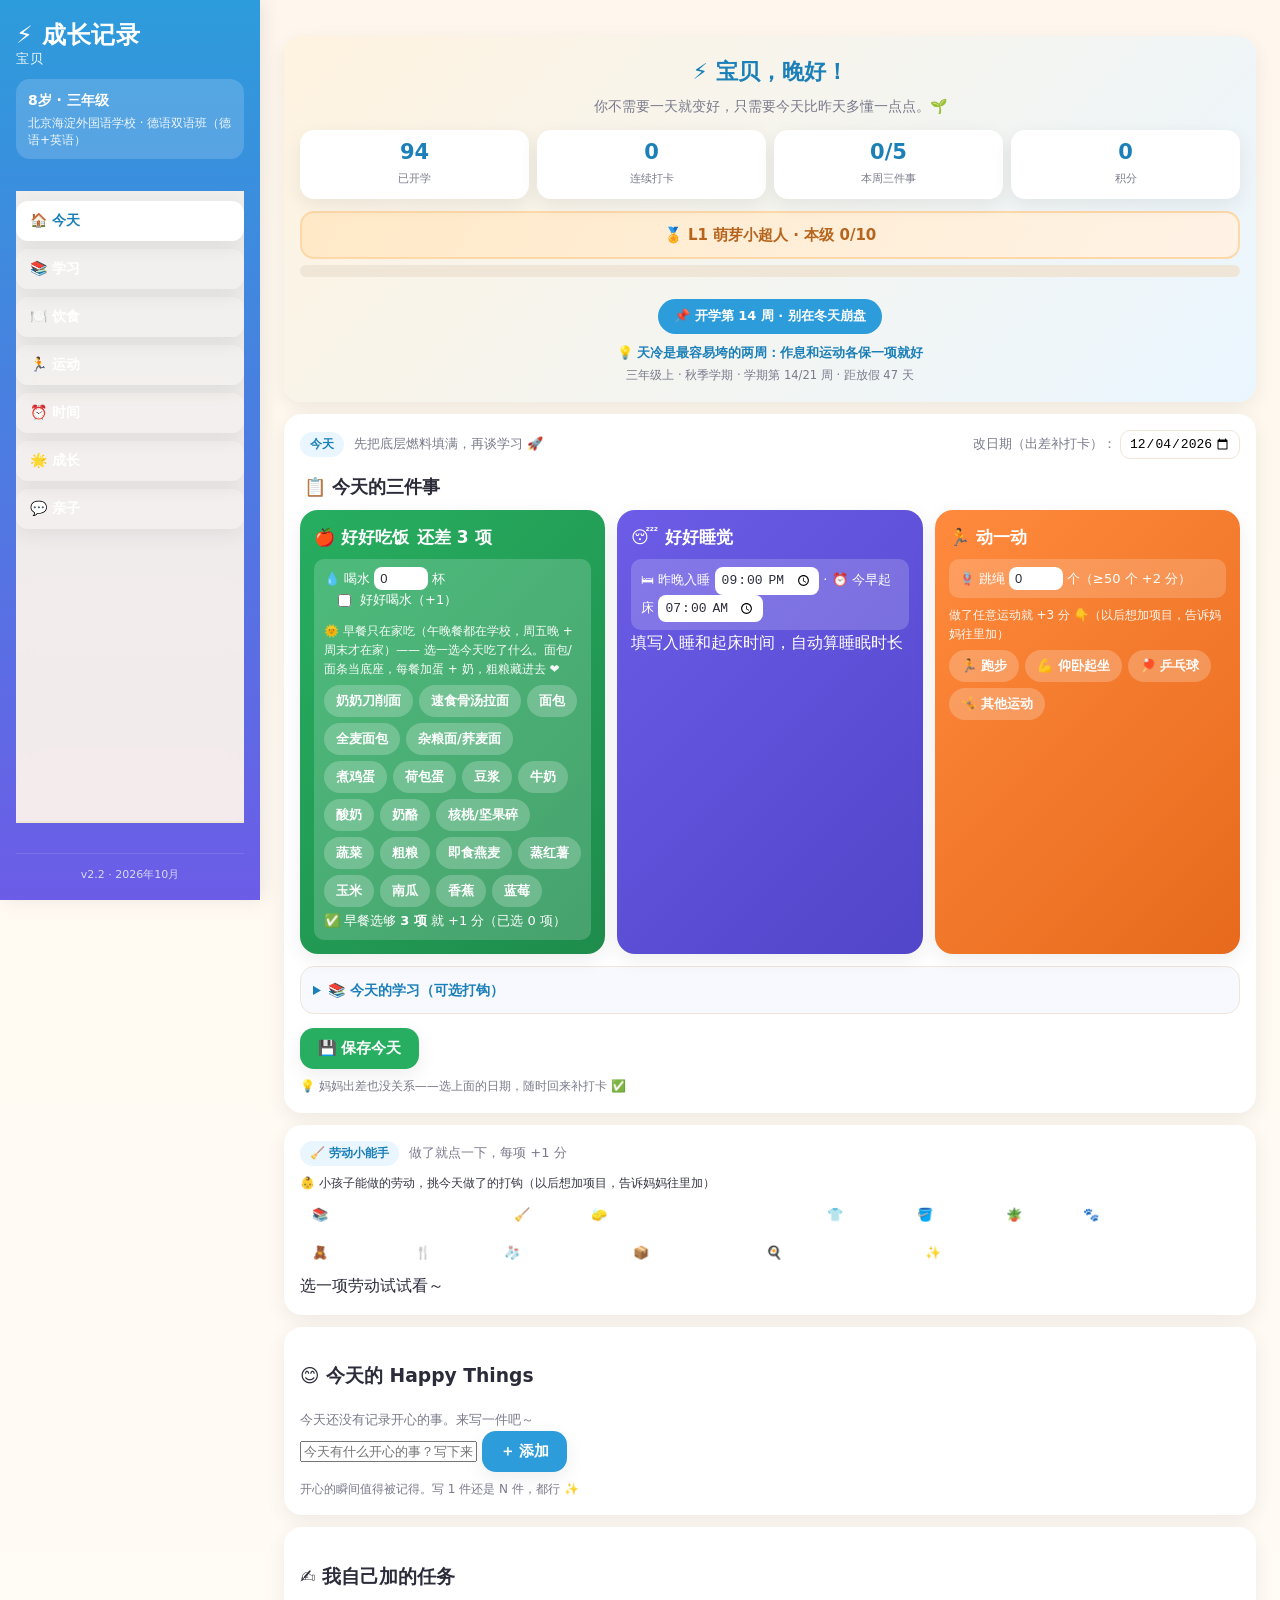
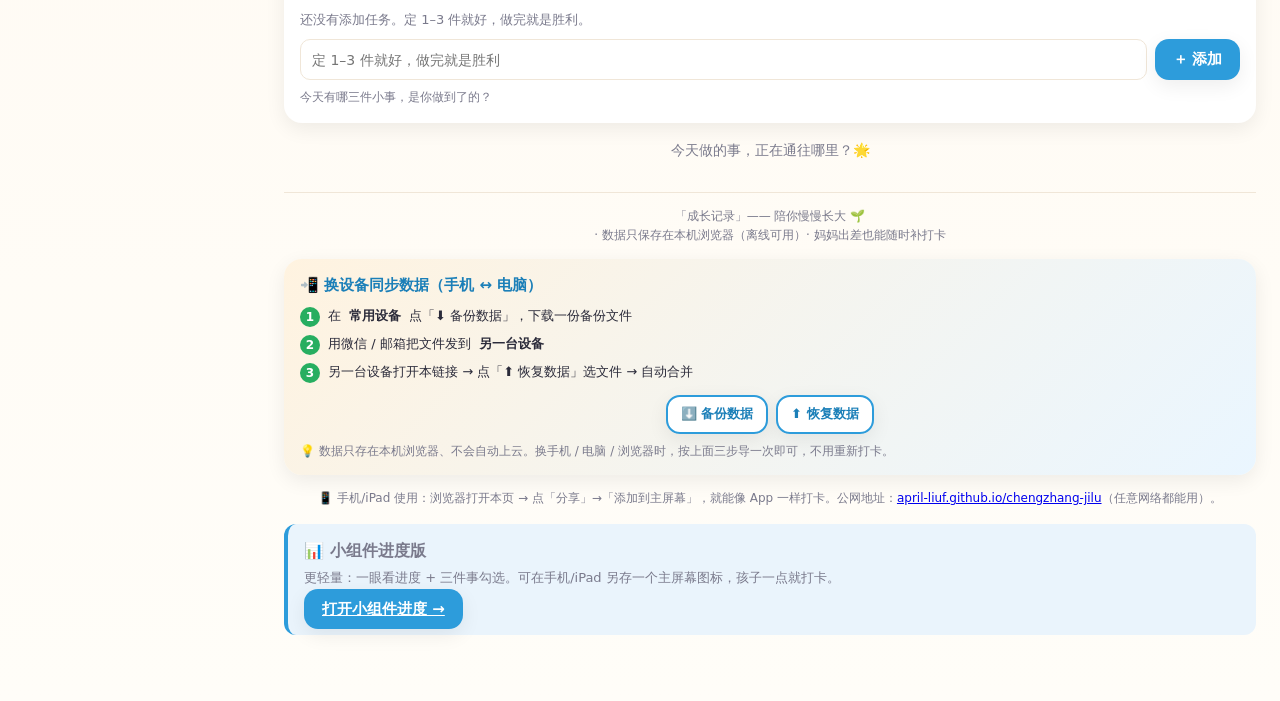
<file: index.html>
<!DOCTYPE html>
<html lang="zh-CN">
<head>
<meta charset="UTF-8">
<meta name="viewport" content="width=device-width,initial-scale=1,maximum-scale=1">
<title>成长记录 · 儿子专属成长辅导</title>
<meta name="theme-color" content="#2D9CDB">
<link rel="manifest" href="manifest.webmanifest">
<link rel="apple-touch-icon" href="icon-512.png">
<link rel="stylesheet" href="styles.css">
</head>
<body>
<div class="sidebar-backdrop" id="sidebarBackdrop"></div>
<aside class="sidebar" id="sidebar">
  <div class="sidebar-header">
    <div class="logo">⚡ 成长记录
      <small id="childName">宝贝</small>
    </div>
    <div class="profile">
      <b id="childMeta">8岁 · 三年级</b>
      <span id="schoolLine"></span>
    </div>
  </div>
  <nav class="sidebar-nav">
    <button data-target="today" class="active">🏠 今天</button>
    <button data-target="study">📚 学习</button>
    <button data-target="diet">🍽️ 饮食</button>
    <button data-target="sport">🏃 运动</button>
    <button data-target="time">⏰ 时间</button>
    <button data-target="milestone">🌟 成长</button>
    <button data-target="parent">💬 亲子</button>
  </nav>
  <div class="sidebar-footer">
    <span id="ver"></span>
  </div>
</aside>

<div class="mobile-bar">
  <button class="menu-toggle" id="menuToggle" aria-label="打开菜单">☰</button>
  <span class="mobile-title">⚡ 成长记录</span>
</div>

<main class="wrap">
  <section id="today" class="active"></section>
  <section id="study"></section>
  <section id="sport"></section>
  <section id="time"></section>
  <section id="milestone"></section>
  <section id="diet"></section>
  <section id="parent"></section>

  <footer>
    「成长记录」—— 陪你慢慢长大 🌱<br>
    <span id="ver"></span> · 数据只保存在本机浏览器（离线可用）· 妈妈出差也能随时补打卡
    <div class="sync-card">
      <div class="sync-title">📲 换设备同步数据（手机 ↔ 电脑）</div>
      <div class="sync-steps">
        <div class="s-step"><span>1</span>在<b>常用设备</b>点「⬇️ 备份数据」，下载一份备份文件</div>
        <div class="s-step"><span>2</span>用微信 / 邮箱把文件发到<b>另一台设备</b></div>
        <div class="s-step"><span>3</span>另一台设备打开本链接 → 点「⬆️ 恢复数据」选文件 → 自动合并</div>
      </div>
      <div class="data-tools">
        <button class="btn ghost" id="exportData">⬇️ 备份数据</button>
        <label class="btn ghost" for="importData" style="display:inline-block;cursor:pointer">⬆️ 恢复数据</label>
        <input type="file" id="importData" accept="application/json" style="display:none">
      </div>
      <div class="note-line">💡 数据只存在本机浏览器、不会自动上云。换手机 / 电脑 / 浏览器时，按上面三步导一次即可，不用重新打卡。</div>
    </div>
    <div class="note-line">📱 手机/iPad 使用：浏览器打开本页 → 点「分享」→「添加到主屏幕」，就能像 App 一样打卡。公网地址：<a href="https://april-liuf.github.io/chengzhang-jilu/" target="_blank" rel="noopener">april-liuf.github.io/chengzhang-jilu</a>（任意网络都能用）。</div>
    <div class="widget-entry">
      <div class="we-title">📊 小组件进度版</div>
      <div class="we-desc">更轻量：一眼看进度 + 三件事勾选。可在手机/iPad 另存一个主屏幕图标，孩子一点就打卡。</div>
      <a href="widget.html" target="_blank" class="btn blue" rel="noopener">打开小组件进度 →</a>
    </div>
  </footer>
</main>

<script src="content.js"></script>
<script src="app.js"></script>
</body>
</html>
</file>
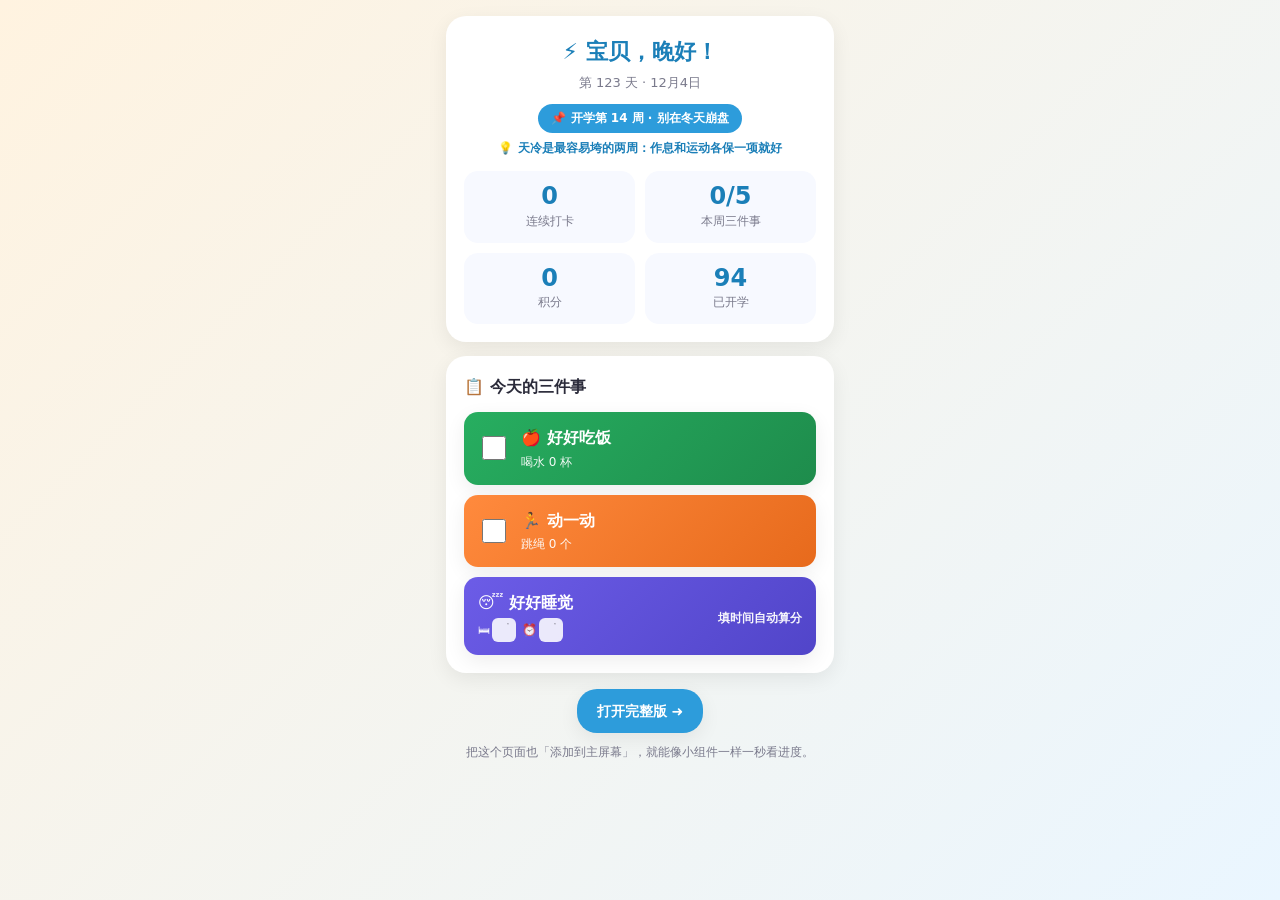
<file: widget.html>
<!DOCTYPE html>
<html lang="zh-CN">
<head>
<meta charset="UTF-8">
<meta name="viewport" content="width=device-width,initial-scale=1,maximum-scale=1">
<title>成长记录·进度</title>
<meta name="theme-color" content="#2D9CDB">
<meta name="apple-mobile-web-app-capable" content="yes">
<meta name="apple-mobile-web-app-status-bar-style" content="default">
<link rel="apple-touch-icon" href="icon-512.png">
<link rel="stylesheet" href="styles.css">
<style>
  body{background:linear-gradient(135deg,#FFF3E0 0%,#EAF6FF 100%);display:block;}
  .widget-wrap{max-width:420px;margin:0 auto;padding:16px;}
  .widget-card{background:#fff;border-radius:20px;box-shadow:var(--shadow);padding:18px;margin-bottom:14px;}
  .widget-header{text-align:center;}
  .widget-header .greet{font-size:22px;font-weight:800;color:var(--blue-d);}
  .widget-header .meta{font-size:13px;color:var(--muted);margin-top:4px;}
  .w-theme{margin-top:10px;}
  .w-theme .wt-b{display:inline-block;background:var(--blue);color:#fff;font-size:12px;font-weight:700;padding:5px 13px;border-radius:16px;}
  .w-theme .wt-f{font-size:12px;color:var(--blue-d);font-weight:600;margin-top:6px;line-height:1.5;}
  .widget-stats{display:grid;grid-template-columns:repeat(2,1fr);gap:10px;margin-top:14px;}
  .w-stat{background:#F7F9FF;border-radius:14px;padding:12px 6px;text-align:center;}
  .w-stat .num{font-size:24px;font-weight:800;color:var(--blue-d);line-height:1.1;}
  .w-stat .lbl{font-size:12px;color:var(--muted);margin-top:2px;}
  .widget-three{display:flex;flex-direction:column;gap:10px;}
  .w-thing{border-radius:14px;padding:13px 14px;color:#fff;display:flex;align-items:center;gap:12px;box-shadow:var(--shadow);cursor:pointer;transition:transform .08s;}
  .w-thing:active{transform:scale(.98);}
  .w-thing.eat{background:linear-gradient(135deg,var(--green),var(--green-d));}
  .w-thing.sleep{background:linear-gradient(135deg,var(--purple),#5145c9);}
  .w-thing.move{background:linear-gradient(135deg,var(--orange),var(--orange-d));}
  .w-thing input{width:24px;height:24px;accent-color:#fff;flex:0 0 auto;cursor:pointer;}
  .w-thing .t{flex:1;font-weight:800;font-size:16px;}
  .w-thing .d{font-size:12px;opacity:.95;margin-top:2px;font-weight:500;}
  .w-time{background:rgba(255,255,255,.92);border:none;border-radius:6px;color:#222;font-size:13px;padding:2px 4px;width:78px;margin:0 2px;vertical-align:middle;}
  .ws-core{font-size:12px;font-weight:700;opacity:.95;margin-top:4px;}
  .widget-done{text-align:center;color:var(--green-d);font-weight:800;font-size:16px;padding:10px 0;}
  .widget-footer{text-align:center;margin-top:16px;}
  .widget-footer a{display:inline-block;background:var(--blue);color:#fff;padding:11px 20px;border-radius:20px;text-decoration:none;font-weight:700;font-size:14px;box-shadow:var(--shadow);}
  .widget-footer a:active{transform:scale(.97);}
  .widget-tip{font-size:12px;color:var(--muted);text-align:center;margin-top:10px;}
</style>
</head>
<body>
<div class="widget-wrap">
  <div class="widget-card widget-header">
    <div class="greet" id="wGreet">⚡ 宝贝</div>
    <div class="meta" id="wMeta">今天</div>
    <div class="w-theme" id="wTheme"></div>
    <div class="widget-stats" id="wStats"></div>
  </div>
  <div class="widget-card">
    <h3 style="margin:0 0 12px;font-size:16px;">📋 今天的三件事</h3>
    <div class="widget-three" id="wThree"></div>
    <div class="widget-done" id="wDone" style="display:none">🎉 三件事都完成啦！</div>
  </div>
  <div class="widget-footer">
    <a href="index.html">打开完整版 ➜</a>
  </div>
  <div class="widget-tip">把这个页面也「添加到主屏幕」，就能像小组件一样一秒看进度。</div>
</div>
<script src="content.js"></script>
<script src="widget.js"></script>
</body>
</html>
</file>
<file: styles.css>
/* ===== 成长记录 · 样式 ===== */
:root{
  --bg:#FFF7ED; --card:#FFFFFF; --ink:#2B2B3A; --muted:#7A7A8C;
  --blue:#2D9CDB; --blue-d:#1B7FB8;
  --green:#27AE60; --green-d:#1E8C4C;
  --orange:#FF8A3D; --orange-d:#E76A1C;
  --purple:#6C5CE7; --red:#EB5757; --red-d:#C0392B;
  --line:#F0E6D8; --shadow:0 6px 20px rgba(0,0,0,.07);
  --radius:18px;
}
*{box-sizing:border-box;}
html,body{margin:0;padding:0;}
body{
  font-family:"PingFang SC","Microsoft YaHei","Segoe UI",system-ui,sans-serif;
  background:linear-gradient(180deg,#FFF7ED 0%,#FFFDF8 100%);
  color:var(--ink); line-height:1.6; -webkit-text-size-adjust:100%;
}
.wrap{max-width:980px;margin:0 auto;padding:0 14px 60px;}

/* 顶部 */
header.top{
  background:linear-gradient(120deg,var(--blue) 0%,var(--purple) 100%);
  color:#fff;border-radius:0 0 26px 26px;padding:18px 16px 16px;
  box-shadow:var(--shadow);position:relative;overflow:hidden;
}
header.top::after{content:"⚡";position:absolute;right:-6px;top:-10px;font-size:120px;opacity:.12;transform:rotate(12deg);}
.top-row{display:flex;align-items:center;gap:12px;flex-wrap:wrap;}
.logo{font-size:28px;font-weight:800;letter-spacing:.5px;}
.logo small{font-size:13px;font-weight:500;opacity:.9;display:block;margin-top:2px;}
.profile{margin-left:auto;font-size:13px;background:rgba(255,255,255,.16);padding:8px 12px;border-radius:14px;}
.profile b{font-size:15px;}
.stats{display:flex;gap:10px;margin-top:14px;flex-wrap:wrap;}
.stat{background:rgba(255,255,255,.18);border-radius:14px;padding:8px 14px;text-align:center;min-width:84px;}
.stat .num{font-size:22px;font-weight:800;display:block;}
.stat .lbl{font-size:11px;opacity:.9;}

/* 导航 */
nav{position:sticky;top:0;z-index:20;background:rgba(255,247,237,.92);backdrop-filter:blur(8px);
  display:flex;gap:6px;overflow-x:auto;padding:10px 0;margin:14px 0;border-bottom:2px solid var(--line);}
nav button{
  flex:0 0 auto;border:0;background:#fff;color:var(--ink);font-size:14px;font-weight:700;
  padding:9px 14px;border-radius:14px;cursor:pointer;box-shadow:var(--shadow);white-space:nowrap;
  transition:transform .1s;
}
nav button:active{transform:scale(.95);}
nav button.active{background:var(--blue);color:#fff;}

/* 区块 */
section{display:none;animation:fade .25s ease;}
section.active{display:block;}
@keyframes fade{from{opacity:0;transform:translateY(6px);}to{opacity:1;transform:none;}}
h2.sec{font-size:21px;margin:18px 4px 12px;display:flex;align-items:center;gap:8px;}
.card{background:var(--card);border-radius:var(--radius);box-shadow:var(--shadow);padding:16px;margin:12px 0;}
.muted{color:var(--muted);font-size:13px;}

/* 今日三件事 */
.today-head{display:flex;align-items:center;gap:10px;flex-wrap:wrap;margin-bottom:6px;}
.datepick{margin-left:auto;font-size:13px;color:var(--muted);}
.datepick input{font-size:13px;padding:5px 8px;border:1px solid var(--line);border-radius:10px;}
.pill{display:inline-block;background:#EAF6FF;color:var(--blue-d);font-size:12px;padding:3px 10px;border-radius:20px;font-weight:700;}
.cat-grid{display:grid;grid-template-columns:repeat(3,1fr);gap:12px;}
.cat{border-radius:var(--radius);padding:14px;color:#fff;box-shadow:var(--shadow);}
.cat.eat{background:linear-gradient(135deg,var(--green),var(--green-d));}
.cat.sleep{background:linear-gradient(135deg,var(--purple),#5145c9);}
.cat.move{background:linear-gradient(135deg,var(--orange),var(--orange-d));}
.cat h3{margin:0 0 10px;font-size:17px;}
.cat label{display:flex;align-items:center;gap:8px;background:rgba(255,255,255,.18);padding:7px 10px;border-radius:10px;margin:6px 0;font-size:14px;cursor:pointer;}
.cat input[type=checkbox]{width:18px;height:18px;accent-color:#fff;}
.cat input[type=text],.cat input[type=number],.cat input[type=time]{
  width:68px;padding:5px 7px;border:0;border-radius:8px;font-size:14px;color:var(--ink);margin-left:auto;
}
.cat .sub{font-size:12px;opacity:.92;margin-top:4px;}
.savebar{display:flex;gap:10px;align-items:center;margin-top:4px;flex-wrap:wrap;}
.btn{border:0;border-radius:14px;padding:11px 18px;font-size:15px;font-weight:800;cursor:pointer;color:#fff;background:var(--blue);box-shadow:var(--shadow);}
.btn:active{transform:scale(.97);}
.btn.ghost{background:#fff;color:var(--blue-d);border:2px solid var(--blue);}
.btn.green{background:var(--green);}
.note-line{font-size:12px;color:var(--muted);margin-top:8px;}

/* 通用表格/列表 */
ul.clean{list-style:none;padding:0;margin:8px 0;}
ul.clean li{padding:6px 0;border-bottom:1px dashed var(--line);}
table.tbl{width:100%;border-collapse:collapse;font-size:14px;margin:8px 0;}
table.tbl th,table.tbl td{border:1px solid var(--line);padding:8px 10px;text-align:left;vertical-align:top;}
table.tbl th{background:#FBF3E9;font-size:13px;}
.tag{display:inline-block;background:#FFF0E0;color:var(--orange-d);font-size:12px;padding:2px 9px;border-radius:20px;margin:2px 3px 2px 0;font-weight:700;}
.tag.b{background:#EAF6FF;color:var(--blue-d);}
.tag.g{background:#E9F8EF;color:var(--green-d);}

/* 单元卡片 */
.unit{display:flex;gap:12px;align-items:flex-start;padding:12px;border:1px solid var(--line);border-radius:14px;margin:8px 0;background:#fff;}
.unit .no{flex:0 0 38px;height:38px;border-radius:50%;background:var(--blue);color:#fff;display:flex;align-items:center;justify-content:center;font-weight:800;}
.unit .body{flex:1;}
.unit .body b{font-size:15px;}
.unit .cn{color:var(--muted);font-size:13px;}

/* 单词卡 / 莱特纳 */
.flash{background:linear-gradient(135deg,#FFF3E0,#FFE9D6);border-radius:var(--radius);padding:22px;text-align:center;box-shadow:var(--shadow);}
.flash .de{font-size:34px;font-weight:800;color:var(--orange-d);}
.flash .art{font-size:14px;color:var(--muted);}
.flash .cn{font-size:18px;margin-top:6px;}
.flash .ex{font-size:14px;color:var(--muted);margin-top:8px;}
.flash-btns{display:flex;gap:10px;justify-content:center;margin-top:16px;}
.boxmeter{display:flex;gap:6px;justify-content:center;margin-top:14px;}
.boxmeter .b{flex:1;max-width:80px;text-align:center;font-size:12px;padding:6px 4px;border-radius:10px;background:#fff;border:2px solid var(--line);}
.boxmeter .b.on{background:var(--green);color:#fff;border-color:var(--green);}

/* 番茄钟 */
.pomo{text-align:center;padding:10px;}
.pomo .clock{font-size:54px;font-weight:800;color:var(--blue-d);font-variant-numeric:tabular-nums;}
.pomo .mode{font-size:14px;color:var(--muted);}
.pomo-btns{display:flex;gap:10px;justify-content:center;margin-top:12px;}

/* 周看板 */
.week-input{width:100%;padding:9px 11px;border:1px solid var(--line);border-radius:10px;font-size:14px;margin:5px 0;font-family:inherit;}

/* 成就 */
.badge-row{display:flex;gap:8px;flex-wrap:wrap;margin:6px 0;}
.badge{flex:1;min-width:90px;text-align:center;padding:12px 6px;border-radius:14px;background:#fff;border:2px solid var(--line);}
.badge .ico{font-size:26px;}
.badge .tt{font-size:12px;color:var(--muted);}
.badge.got{background:#FFF6E0;border-color:var(--orange);}
.badge.got .tt{color:var(--orange-d);font-weight:700;}

/* 底部 */
footer{text-align:center;color:var(--muted);font-size:12px;margin-top:30px;padding-top:14px;border-top:1px solid var(--line);}
.print-btn{font-size:12px;color:var(--blue-d);cursor:pointer;text-decoration:underline;}

/* ===== 左侧边栏布局 ===== */
body{display:flex;min-height:100vh;}
.sidebar{
  width:260px;background:linear-gradient(180deg,var(--blue) 0%,var(--purple) 100%);color:#fff;
  position:fixed;left:0;top:0;bottom:0;overflow-y:auto;z-index:30;
  display:flex;flex-direction:column;padding:22px 16px 16px;
  box-shadow:4px 0 18px rgba(0,0,0,.08);
}
.sidebar-header{margin-bottom:18px;}
.sidebar .logo{color:#fff;font-size:24px;line-height:1.15;}
.sidebar .logo small{color:#fff;opacity:.92;}
.sidebar .profile{background:rgba(255,255,255,.16);border-radius:14px;padding:10px 12px;margin-top:12px;}
.sidebar .profile b{display:block;font-size:14px;}
.sidebar .profile span{display:block;font-size:12px;opacity:.9;margin-top:4px;line-height:1.4;}
.sidebar-nav{display:flex;flex-direction:column;gap:8px;flex:1;}
.sidebar-nav button{
  text-align:left;background:rgba(255,255,255,.12);color:#fff;border:0;border-radius:12px;
  padding:11px 14px;font-size:14px;font-weight:700;cursor:pointer;transition:background .15s,transform .1s;
  font-family:inherit;
}
.sidebar-nav button:active{transform:scale(.98);}
.sidebar-nav button.active{background:#fff;color:var(--blue-d);}
.sidebar-footer{font-size:11px;opacity:.75;text-align:center;margin-top:16px;padding-top:12px;border-top:1px solid rgba(255,255,255,.15);}
main.wrap{max-width:none;flex:1;margin-left:260px;padding:24px 24px 60px;min-width:0;}
.mobile-bar{display:none;}
.sidebar-backdrop{display:none;position:fixed;inset:0;background:rgba(0,0,0,.28);z-index:25;}

@media(max-width:800px){
  .sidebar{transform:translateX(-100%);transition:transform .25s ease;width:260px;}
  .sidebar.open{transform:translateX(0);}
  .sidebar-backdrop.show{display:block;}
  main.wrap{margin-left:0;padding:80px 14px 60px;}
  .mobile-bar{
    display:flex;position:fixed;top:0;left:0;right:0;height:56px;
    background:linear-gradient(90deg,var(--blue),var(--purple));color:#fff;
    align-items:center;padding:0 14px;z-index:40;gap:12px;box-shadow:var(--shadow);
  }
  .menu-toggle{background:transparent;border:0;color:#fff;font-size:24px;cursor:pointer;line-height:1;padding:4px;}
  .mobile-title{font-weight:800;font-size:17px;}
}

@media(max-width:560px){
  .cat-grid{grid-template-columns:1fr;}
  .logo{font-size:23px;}
  .stats{width:100%;}
}
/* ===== 乐乐式首页英雄区 ===== */
.hero{background:linear-gradient(135deg,#FFF3E0,#EAF6FF);border-radius:var(--radius);padding:18px 16px;margin:12px 0;box-shadow:var(--shadow);text-align:center;}
.hero .greet{font-size:22px;font-weight:800;color:var(--blue-d);}
.hero .motto{font-size:14px;color:var(--muted);margin:6px 0 12px;}
.stat-tiles{display:flex;gap:8px;flex-wrap:wrap;justify-content:center;}
.tile{flex:1;min-width:68px;background:#fff;border-radius:14px;padding:10px 6px;box-shadow:var(--shadow);}
.tile .num{font-size:21px;font-weight:800;display:block;color:var(--blue-d);line-height:1.15;}
.tile .lbl{font-size:11px;color:var(--muted);}
.theme-banner{margin-top:12px;display:inline-block;background:var(--blue);color:#fff;font-size:13px;font-weight:700;padding:7px 16px;border-radius:20px;}
.theme-focus{margin-top:9px;display:flex;flex-direction:column;gap:3px;align-items:center;padding:0 6px;}
.theme-focus .tf-main{font-size:13px;color:var(--blue-d);font-weight:600;line-height:1.5;}
.theme-focus .tf-meta{font-size:11.5px;color:var(--muted);}

.three-title{font-size:18px;margin:14px 4px 8px;display:flex;align-items:center;gap:8px;}
.three{display:grid;grid-template-columns:repeat(3,1fr);gap:12px;}
.thing{border-radius:var(--radius);padding:14px;color:#fff;box-shadow:var(--shadow);}
.thing.eat{background:linear-gradient(135deg,var(--green),var(--green-d));}
.thing.sleep{background:linear-gradient(135deg,var(--purple),#5145c9);}
.thing.move{background:linear-gradient(135deg,var(--orange),var(--orange-d));}
.thing-top{display:flex;align-items:center;gap:8px;font-size:17px;font-weight:800;cursor:pointer;}
.thing-top input[type=checkbox]{width:22px;height:22px;accent-color:#fff;flex:0 0 auto;}
.thing-detail{font-size:13px;margin-top:8px;background:rgba(255,255,255,.18);border-radius:10px;padding:8px 10px;}
.thing-detail input[type=number]{width:54px;padding:4px 6px;border:0;border-radius:8px;font-size:13px;color:var(--ink);}
.thing-detail input[type=time]{padding:4px 6px;border:0;border-radius:8px;font-size:13px;color:var(--ink);}

.more{margin-top:12px;border-radius:14px;background:#F7F9FF;border:1px solid var(--line);padding:4px 12px;}
.more summary{cursor:pointer;font-weight:700;font-size:14px;padding:8px 0;color:var(--blue-d);}

.self .self-add{display:flex;gap:8px;margin-top:8px;}
.self .self-add input{flex:1;padding:9px 11px;border:1px solid var(--line);border-radius:10px;font-size:14px;font-family:inherit;}
.self-item{display:flex;align-items:center;gap:10px;background:#F7F9FF;border:1px solid var(--line);border-radius:12px;padding:9px 12px;margin:6px 0;}
.self-item input[type=checkbox]{width:18px;height:18px;flex:0 0 auto;}
.self-item .t{flex:1;font-size:14px;}
.self-item.done .t{text-decoration:line-through;color:var(--muted);}
.self-item .del{border:0;background:transparent;color:var(--red);font-size:18px;cursor:pointer;line-height:1;padding:0 4px;}
.self-empty{font-size:13px;color:var(--muted);}

.encourage{text-align:center;font-size:14px;color:var(--muted);margin:16px 0 4px;}

@media(max-width:560px){
  .three{grid-template-columns:1fr;}
}

/* 小组件进度快捷入口 */
.widget-entry{margin:16px 0 6px;padding:14px 16px;border-left:4px solid var(--blue);background:#EAF4FC;border-radius:12px;text-align:left;}
.widget-entry .we-title{font-weight:800;font-size:16px;margin-bottom:4px;}
.widget-entry .we-desc{font-size:13px;color:var(--muted);margin-bottom:10px;line-height:1.5;}

/* 等级进度 + Happy Things */
.level-banner{margin:12px 0 6px;padding:10px 14px;background:linear-gradient(120deg,#FFE9C7,#FFF3E6);border:2px solid #FFD8A8;border-radius:14px;font-weight:800;font-size:15px;color:#B5651D;text-align:center;}
.level-wrap{height:12px;background:#F0E6D8;border-radius:8px;overflow:hidden;margin-bottom:10px;}
.level-bar{height:100%;width:0;background:linear-gradient(90deg,#FF8A3D,#FFB347);transition:width .4s;}
.happy-item{display:flex;align-items:center;gap:8px;background:#FFF7FB;border:1px solid #FFD6E7;border-radius:12px;padding:8px 10px;margin:6px 0;}
.happy-item .h-emoji{font-size:18px;}
.happy-item .h-t{flex:1;font-size:14px;}
.happy-item .del{border:0;background:transparent;color:var(--red);font-size:18px;cursor:pointer;line-height:1;padding:0 4px;}

@media print{
  nav,header.top .stats,.savebar,.print-btn,.pomo-btns,.flash-btns,.boxmeter{display:none!important;}
  body{background:#fff;}
  .card{box-shadow:none;border:1px solid #ccc;}
}

/* 早餐快捷勾选 chips */
.bf{margin:8px 0 4px;}
.bf-note{display:block;font-size:12px;opacity:.95;margin-bottom:6px;}
.chips{display:flex;flex-wrap:wrap;gap:6px;}
.chip{border:0;background:rgba(255,255,255,.22);color:#fff;font-size:13px;font-weight:700;padding:7px 12px;border-radius:20px;cursor:pointer;transition:transform .08s;font-family:inherit;}
.chip:active{transform:scale(.94);}
.chip.on{background:#fff;color:var(--green-d);}

/* 数据备份按钮 */
.data-tools{display:flex;gap:8px;justify-content:center;margin-top:10px;flex-wrap:wrap;}
.data-tools .btn{padding:7px 13px;font-size:13px;}
.sync-card{background:linear-gradient(135deg,#FFF3E0,#EAF6FF);border-radius:var(--radius);padding:14px 16px;margin:14px 0;box-shadow:var(--shadow);text-align:left;}
.sync-title{font-size:15px;font-weight:800;color:var(--blue-d);margin-bottom:10px;}
.sync-steps{display:flex;flex-direction:column;gap:8px;margin-bottom:12px;}
.s-step{display:flex;align-items:flex-start;gap:8px;font-size:13px;color:var(--ink);line-height:1.45;}
.s-step span{flex:0 0 20px;height:20px;line-height:20px;text-align:center;background:var(--green);color:#fff;border-radius:50%;font-size:12px;font-weight:800;}

/* ===== 健康饮食 · 方案中心 ===== */
/* 餐盘 */
.d-plate{display:flex;gap:4px;border-radius:16px;overflow:hidden;box-shadow:var(--shadow);margin:8px 0 10px;}
.d-slice{padding:14px 12px;color:#fff;min-width:0;}
.d-slice b{font-size:15px;display:block;}
.d-slice span{font-size:12px;opacity:.95;display:block;margin-top:2px;}
.d-slice .d-tip{font-size:11px;opacity:.85;}

/* 每日节奏 */
.d-flow{display:flex;gap:12px;padding:10px 0;border-bottom:1px dashed var(--line);}
.d-flow:last-child{border-bottom:0;}
.d-time{flex:0 0 86px;font-size:13px;font-weight:800;color:var(--blue-d);padding-top:2px;}
.d-body{flex:1;font-size:14px;}
.d-body b{font-size:14px;}
.d-key{font-size:12px;color:var(--orange-d);margin-top:2px;}

/* 加餐 */
.d-snacks{display:grid;grid-template-columns:repeat(2,1fr);gap:8px;}
.d-snack{display:flex;align-items:center;gap:10px;background:#F7FAF7;border:1px solid var(--line);border-radius:14px;padding:10px 12px;}
.d-snack .ico{font-size:22px;}

/* 食谱 tabs */
.d-tabs{display:flex;gap:6px;overflow-x:auto;padding:4px 0 8px;margin-bottom:4px;}
.d-tab{border:0;background:#FBF3E9;color:var(--ink);font-size:13px;font-weight:700;padding:8px 14px;border-radius:12px;cursor:pointer;white-space:nowrap;font-family:inherit;}
.d-tab:active{transform:scale(.95);}
.d-tab.on{background:var(--green);color:#fff;}
.d-pane{display:none;animation:fade .2s ease;}
.d-pane.on{display:block;}
.d-pane-tag{display:inline-block;background:#E9F8EF;color:var(--green-d);font-size:12px;font-weight:700;padding:4px 12px;border-radius:20px;margin:4px 0 8px;}
.d-menu-block{margin:8px 0;}
.d-menu-block h4{margin:10px 0 4px;font-size:14px;color:var(--green-d);}

/* 打饭口诀卡片 */
.d-mantra{background:linear-gradient(135deg,#FFF7ED,#FFEFD9);}
.d-m-title{font-size:26px;font-weight:900;text-align:center;color:var(--orange-d);margin:4px 0 12px;}
.d-m-line{display:flex;gap:10px;align-items:center;background:#fff;border:2px solid #FFE3C2;border-radius:14px;padding:10px 14px;margin:8px 0;box-shadow:var(--shadow);}
.d-m-line .ico{font-size:24px;}
.d-m-line b{font-size:17px;color:var(--orange-d);}
.d-m-steps{display:flex;gap:8px;flex-wrap:wrap;margin:12px 0;}
.d-step{flex:1;min-width:120px;background:#fff;border:2px solid #D9F0E3;border-radius:14px;padding:10px 12px;font-size:13px;font-weight:700;color:var(--green-d);}
.d-step span{display:inline-block;width:20px;height:20px;line-height:20px;text-align:center;background:var(--green);color:#fff;border-radius:50%;font-size:12px;margin-right:6px;}
.d-m-avoid{background:#fff5f5;border:2px solid #FFD6D6;border-radius:14px;padding:8px 14px;margin-top:10px;}
.d-m-avoid b{color:var(--red);font-size:14px;}
.d-m-avoid li{color:var(--red);}

/* 采购清单三列 */
.d-shop{display:grid;grid-template-columns:repeat(3,1fr);gap:10px;}
.d-shop-col{border-radius:14px;padding:10px 12px;}
.d-shop-col h4{margin:0 0 6px;font-size:14px;}
.d-shop-col li{font-size:13px;padding:4px 0;}
.d-shop-col.ok{background:#EFFAF3;border:1px solid #BFE8CE;}
.d-shop-col.ok h4{color:var(--green-d);}
.d-shop-col.warn{background:#FFF8EC;border:1px solid #F4D9A8;}
.d-shop-col.warn h4{color:var(--orange-d);}
.d-shop-col.bad{background:#FFF3F3;border:1px solid #F3C6C6;}
.d-shop-col.bad h4{color:var(--red);}

/* 成长追踪 */
.d-track-form{display:flex;gap:8px;flex-wrap:wrap;align-items:flex-end;margin:8px 0 12px;}
.d-track-form label{display:flex;flex-direction:column;font-size:12px;color:var(--muted);gap:4px;}
.d-track-form input{border:1px solid var(--line);border-radius:10px;padding:8px 10px;font-size:14px;font-family:inherit;color:var(--ink);}

@media(max-width:560px){
  .d-snacks{grid-template-columns:1fr;}
  .d-shop{grid-template-columns:1fr;}
}
</file>
